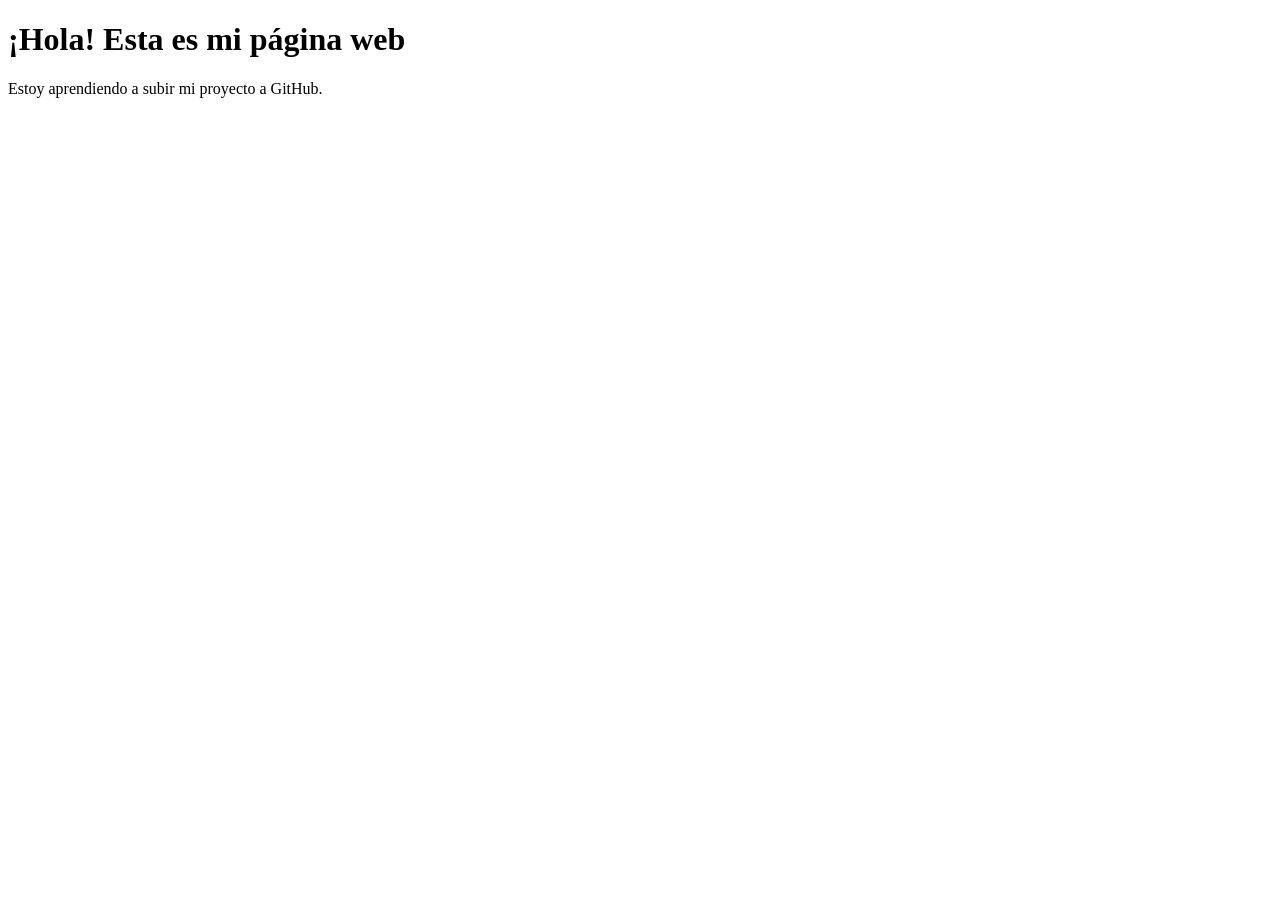
<file: Index.html>
<!DOCTYPE html>
<html>
<head>
    <title>Mi primera página</title>
</head>
<body>
    <h1>¡Hola! Esta es mi página web</h1>
    <p>Estoy aprendiendo a subir mi proyecto a GitHub.</p>
</body>
</html>
</file>
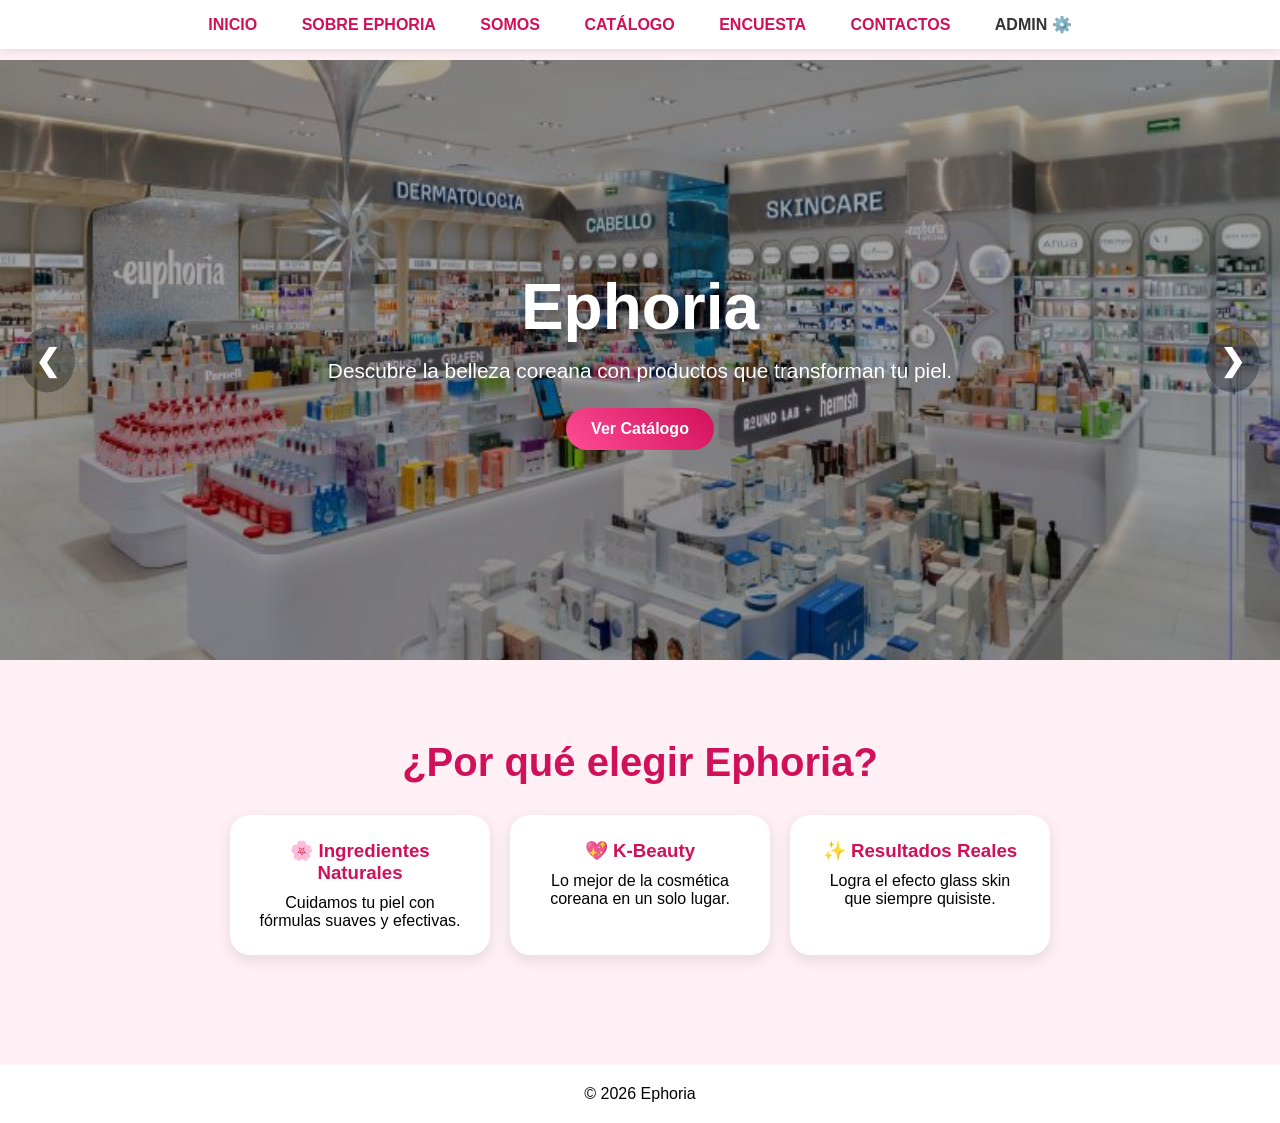
<file: index.html>
<!DOCTYPE html>
<html lang="es">
<head>
    <meta charset="UTF-8">
    <meta name="viewport" content="width=device-width, initial-scale=1.0">
    <title>Ephoria - Inicio</title>

    <style>

        :root {
            --rosa-principal: #ff4d94;
            --rosa-claro: #fff0f5;
            --rosa-acento: #d1105a;
        }

        * {
            margin: 0;
            padding: 0;
            box-sizing: border-box;
            font-family: 'Segoe UI', sans-serif;
        }

        body {
            background: var(--rosa-claro);
            overflow-x: hidden;
        }

        /* NAV */

        nav {
            background: white;
            padding: 15px;
            text-align: center;
            position: fixed;
            width: 100%;
            top: 0;
            box-shadow: 0 2px 10px rgba(0,0,0,0.1);
            z-index: 1000;
        }

        nav a {
            margin: 0 20px;
            text-decoration: none;
            color: var(--rosa-acento);
            font-weight: bold;
            text-transform: uppercase;
            transition: 0.3s;
        }

        nav a:hover {
            color: var(--rosa-principal);
        }

        /* SLIDER */

        .slider {
            position: relative;
            width: 100%;
            height: 600px;
            overflow: hidden;
            margin-top: 60px;
        }

        .slides {
            display: none;
            width: 100%;
            height: 600px;
            position: relative;
        }

        .slides img {
            width: 100%;
            height: 100%;
            object-fit: cover;
            filter: brightness(0.65);
        }

        /* TEXTO DEL SLIDER */

        .contenido-slider {
            position: absolute;
            top: 50%;
            left: 50%;
            transform: translate(-50%, -50%);
            text-align: center;
            color: white;
            width: 90%;
        }

        .contenido-slider h1 {
            font-size: 4rem;
            text-shadow: 2px 2px 10px rgba(0,0,0,0.4);
        }

        .contenido-slider p {
            font-size: 1.3rem;
            margin-top: 15px;
        }

        /* BOTÓN */

        .btn {
            display: inline-block;
            margin-top: 25px;
            padding: 12px 25px;
            background: linear-gradient(45deg,var(--rosa-principal),var(--rosa-acento));
            color: white;
            border-radius: 30px;
            text-decoration: none;
            font-weight: bold;
            transition: 0.3s;
        }

        .btn:hover {
            transform: scale(1.08);
        }

        /* FLECHAS */

        .prev,
        .next {
            cursor: pointer;
            position: absolute;
            top: 50%;
            transform: translateY(-50%);
            padding: 15px;
            color: white;
            font-size: 30px;
            font-weight: bold;
            background: rgba(0,0,0,0.3);
            border-radius: 50%;
            transition: 0.3s;
            user-select: none;
        }

        .prev:hover,
        .next:hover {
            background: rgba(255,77,148,0.8);
        }

        .prev {
            left: 20px;
        }

        .next {
            right: 20px;
        }

        /* ANIMACIÓN */

        .fade {
            animation: fade 1s;
        }

        @keyframes fade {
            from {
                opacity: 0.5;
            }
            to {
                opacity: 1;
            }
        }

        /* INFO */

        .info {
            padding: 80px 10%;
            text-align: center;
        }

        .info h2 {
            color: var(--rosa-acento);
            margin-bottom: 20px;
            font-size: 2.5rem;
        }

        .cards {
            display: flex;
            gap: 20px;
            justify-content: center;
            flex-wrap: wrap;
            margin-top: 30px;
        }

        .card {
            background: white;
            padding: 25px;
            border-radius: 20px;
            width: 260px;
            box-shadow: 0 5px 15px rgba(0,0,0,0.1);
            transition: 0.3s;
        }

        .card:hover {
            transform: translateY(-8px);
        }

        .card h3 {
            color: var(--rosa-acento);
            margin-bottom: 10px;
        }

        /* FOOTER */

        footer {
            background: white;
            padding: 20px;
            text-align: center;
            margin-top: 30px;
        }

        /* RESPONSIVE */

        @media(max-width:768px){

            nav a{
                margin:0 8px;
                font-size:12px;
            }

            .contenido-slider h1{
                font-size:2.5rem;
            }

            .contenido-slider p{
                font-size:1rem;
            }

            .slider,
            .slides{
                height:500px;
            }

        }

    </style>

</head>

<body>

    <nav>
        <a href="/paginas/Ephoria.html">Inicio</a>
        <a href="/videos/video.html">Sobre Ephoria</a>
        <a href="/paginas/somose.html">Somos</a>
        <a href="/paginas/cuadro.html">Catálogo</a>
        <a href="/paginas/encuesta.html">Encuesta</a>
        <a href="/paginas/index2.html">Contactos</a>
        <a href="/paginas/login.html" style="color: #333;">Admin ⚙️</a>
    </nav>

    <section class="slider">

        <div class="slides fade">

            <img src="../img/pagWeb.jpg">

            <div class="contenido-slider">

                <h1>Ephoria</h1>

                <p>
                    Descubre la belleza coreana con productos
                    que transforman tu piel.
                </p>

                <a href="cuadro.html" class="btn">
                    Ver Catálogo
                </a>

            </div>

        </div>

        <div class="slides fade">

            <img src="../img/banner2.jpg">

            <div class="contenido-slider">

                <h1>Glass Skin</h1>

                <p>
                    Consigue una piel radiante con skincare coreano.
                </p>

                <a href="cuadro.html" class="btn">
                    Explorar
                </a>

            </div>

        </div>

        <div class="slides fade">

            <img src="../img/banner3.jpg">

            <div class="contenido-slider">

                <h1>K-Beauty</h1>

                <p>
                    Los mejores productos de belleza en un solo lugar.
                </p>

                <a href="cuadro.html" class="btn">
                    Comprar
                </a>

            </div>

        </div>

        <a class="prev" onclick="cambiarSlide(-1)">❮</a>
        <a class="next" onclick="cambiarSlide(1)">❯</a>

    </section>

    <section class="info">

        <h2>¿Por qué elegir Ephoria?</h2>

        <div class="cards">

            <div class="card">
                <h3>🌸 Ingredientes Naturales</h3>

                <p>
                    Cuidamos tu piel con fórmulas suaves y efectivas.
                </p>
            </div>

            <div class="card">
                <h3>💖 K-Beauty</h3>

                <p>
                    Lo mejor de la cosmética coreana en un solo lugar.
                </p>
            </div>

            <div class="card">
                <h3>✨ Resultados Reales</h3>

                <p>
                    Logra el efecto glass skin que siempre quisiste.
                </p>
            </div>

        </div>

    </section>

    <footer>
        <p>© 2026 Ephoria</p>
    </footer>

    <script>

        let slideIndex = 1;

        mostrarSlides(slideIndex);

        function cambiarSlide(n){

            mostrarSlides(slideIndex += n);

        }

        function mostrarSlides(n){

            let slides =
            document.getElementsByClassName("slides");

            if(n > slides.length){
                slideIndex = 1;
            }

            if(n < 1){
                slideIndex = slides.length;
            }

            for(let i = 0; i < slides.length; i++){

                slides[i].style.display = "none";

            }

            slides[slideIndex - 1].style.display = "block";

        }

    </script>

</body>
</html>
</file>
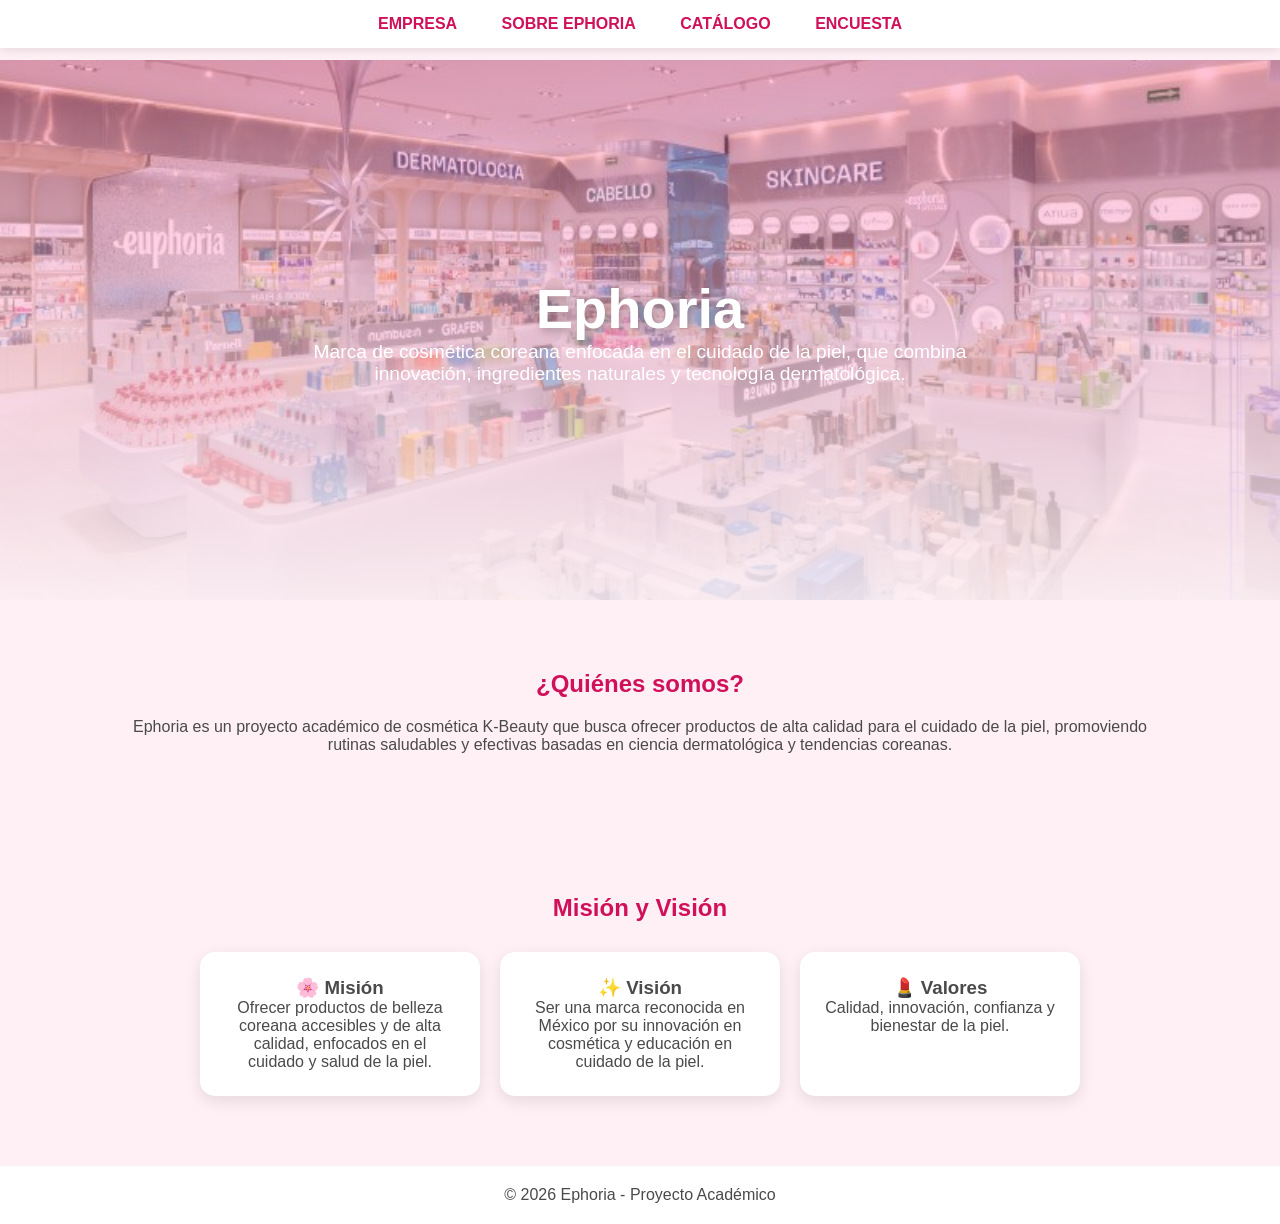
<file: paginas/index.html>
﻿<!DOCTYPE html>
<html lang="es">
<head>
    <meta charset="UTF-8">
    <meta name="viewport" content="width=device-width, initial-scale=1.0">
    <title>Ephoria - Sobre la empresa</title>

    <style>
        :root {
            --rosa-principal: #ff4d94;
            --rosa-claro: #fff0f5;
            --rosa-acento: #d1105a;
            --texto: #4a4a4a;
        }

        * {
            margin: 0;
            padding: 0;
            box-sizing: border-box;
            font-family: 'Segoe UI', sans-serif;
        }

        body {
            background: var(--rosa-claro);
            color: var(--texto);
        }

        /* NAV */
        nav {
            background: white;
            padding: 15px;
            text-align: center;
            position: fixed;
            width: 100%;
            top: 0;
            z-index: 1000;
            box-shadow: 0 2px 10px rgba(0,0,0,0.1);
        }

            nav a {
                margin: 0 20px;
                text-decoration: none;
                color: var(--rosa-acento);
                font-weight: bold;
                text-transform: uppercase;
            }

                nav a:hover {
                    color: var(--rosa-principal);
                }

        /* HERO */
        .hero {
            height: 60vh;
            background: linear-gradient(rgba(255,77,148,0.35), rgba(255,240,245,0.9)), url('../img/pagWeb.jpg');
            background-size: cover;
            background-position: center;
            display: flex;
            flex-direction: column;
            justify-content: center;
            align-items: center;
            text-align: center;
            margin-top: 60px;
            padding: 20px;
        }

            .hero h1 {
                font-size: 3.5rem;
                color: white;
                text-shadow: 2px 2px 10px rgba(0,0,0,0.3);
            }

            .hero p {
                color: white;
                max-width: 700px;
                font-size: 1.2rem;
            }

        /* SECCIONES */
        section {
            padding: 70px 10%;
            text-align: center;
        }

        h2 {
            color: var(--rosa-acento);
            margin-bottom: 20px;
        }

        /* CARDS */
        .cards {
            display: flex;
            justify-content: center;
            flex-wrap: wrap;
            gap: 20px;
            margin-top: 30px;
        }

        .card {
            background: white;
            padding: 25px;
            border-radius: 15px;
            width: 280px;
            box-shadow: 0 5px 15px rgba(0,0,0,0.1);
        }

        /* FOOTER */
        footer {
            background: white;
            text-align: center;
            padding: 20px;
        }
    </style>

</head>

<body>

    <!-- MENÚ -->
    <nav>
        <a href="index.html">Empresa</a>
        <a href="video.html">Sobre Ephoria</a>
        <a href="cuadro.html">Catálogo</a>
        <a href="encuesta.html">Encuesta</a>
    </nav>

    <!-- HERO EMPRESA -->
    <section class="hero">
        <h1>Ephoria</h1>
        <p>
            Marca de cosmética coreana enfocada en el cuidado de la piel,
            que combina innovación, ingredientes naturales y tecnología dermatológica.
        </p>
    </section>

    <!-- QUIÉNES SOMOS -->
    <section>
        <h2>¿Quiénes somos?</h2>
        <p>
            Ephoria es un proyecto académico de cosmética K-Beauty que busca ofrecer productos
            de alta calidad para el cuidado de la piel, promoviendo rutinas saludables y efectivas
            basadas en ciencia dermatológica y tendencias coreanas.
        </p>
    </section>

    <!-- MISIÓN Y VISIÓN -->
    <section>
        <h2>Misión y Visión</h2>

        <div class="cards">
            <div class="card">
                <h3>🌸 Misión</h3>
                <p>
                    Ofrecer productos de belleza coreana accesibles y de alta calidad,
                    enfocados en el cuidado y salud de la piel.
                </p>
            </div>

            <div class="card">
                <h3>✨ Visión</h3>
                <p>
                    Ser una marca reconocida en México por su innovación en cosmética
                    y educación en cuidado de la piel.
                </p>
            </div>

            <div class="card">
                <h3>💄 Valores</h3>
                <p>
                    Calidad, innovación, confianza y bienestar de la piel.
                </p>
            </div>
        </div>
    </section>

    <!-- FOOTER -->
    <footer>
        <p>© 2026 Ephoria - Proyecto Académico</p>
    </footer>

</body>
</html>
</file>
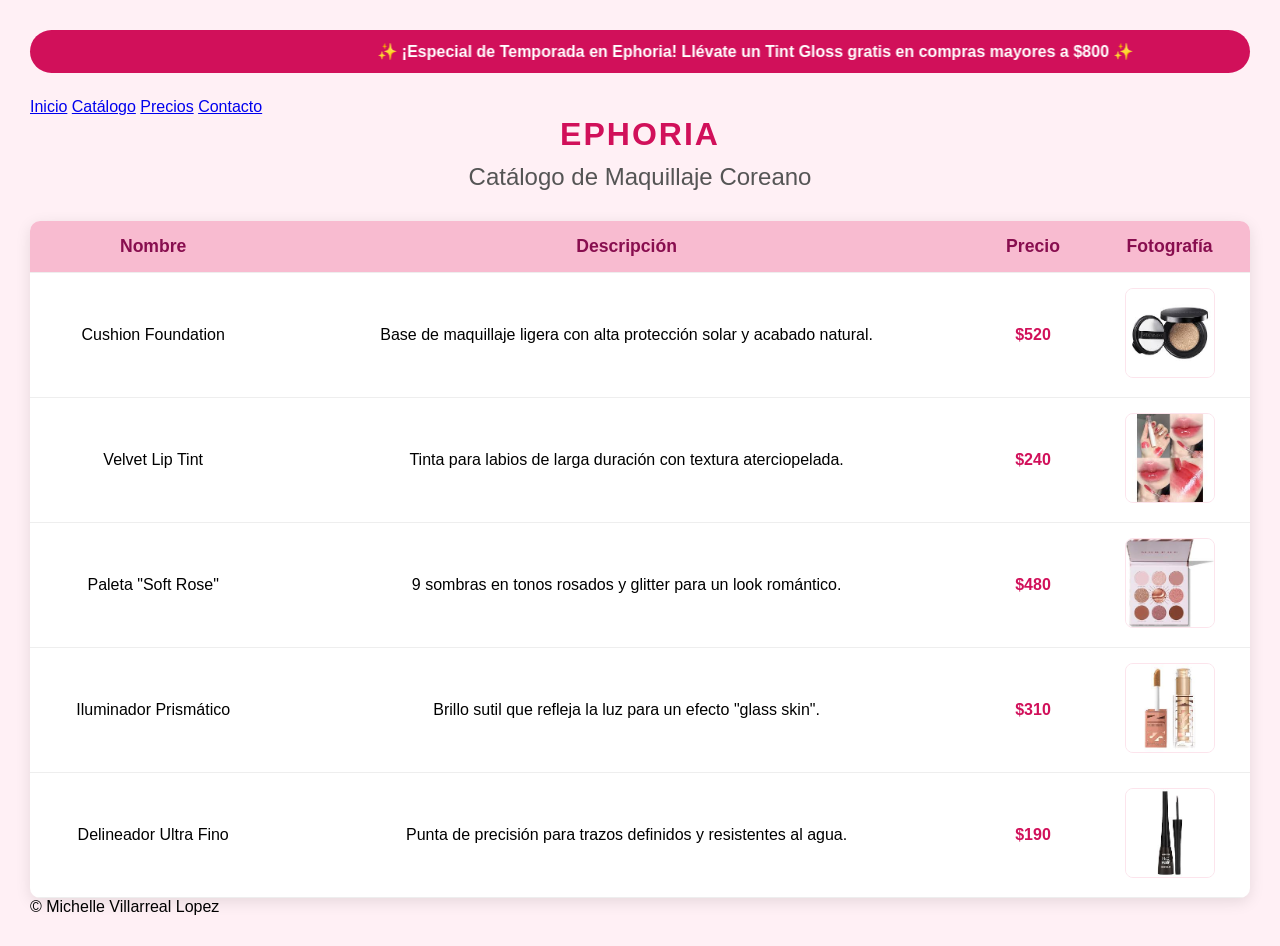
<file: paginas/cuadro.html>
﻿<!DOCTYPE html>
<html lang="es">
<head>
    <meta charset="UTF-8">
    <title>Ephoria - Catálogo de Maquillaje</title>
    <style>
        /* ETIQUETA UNIVERSAL (*)
           Se aplica a todos los elementos para eliminar espacios por defecto
           y definir la tipografía general de la página.
        */
        * {
            margin: 0;
            padding: 0;
            box-sizing: border-box;
            font-family: 'Segoe UI', Tahoma, Geneva, Verdana, sans-serif;
        }

        body {
            background-color: #fff0f5; /* Un tono rosa muy claro para la estética de Ephoria */
            padding: 30px;
        }

        h1 {
            text-align: center;
            color: #d1105a;
            margin-bottom: 10px;
            text-transform: uppercase;
            letter-spacing: 2px;
        }

        h2 {
            text-align: center;
            color: #555;
            font-weight: 300;
            margin-bottom: 30px;
        }

        /* ESTILO DE LA MARQUESINA (ANUNCIO DE OFERTA)
           Se coloca al inicio para resaltar una promoción especial.
        */
        marquee {
            background-color: #d1105a;
            color: white;
            padding: 12px;
            font-weight: bold;
            border-radius: 50px; /* Bordes redondeados para un look más suave */
            margin-bottom: 25px;
            display: block;
        }

        /* ESTILO DE LA TABLA DE PRODUCTOS
           Configuración de bordes, alineación y colores.
        */
        table {
            width: 100%;
            border-collapse: collapse; /* Une los bordes de las celdas */
            background-color: #ffffff;
            overflow: hidden;
            border-radius: 10px;
            box-shadow: 0 4px 15px rgba(0,0,0,0.1);
        }

        /* Estilos para encabezados y celdas */
        th, td {
            padding: 15px;
            text-align: center;
            border-bottom: 1px solid #eee;
        }

        /* Estilo para los títulos de las columnas */
        th {
            background-color: #f8bbd0;
            color: #880e4f;
            font-size: 1.1em;
        }

        /* Estilo para las imágenes del catálogo de maquillaje */
        .foto-producto {
            width: 90px;
            height: 90px;
            object-fit: cover;
            border-radius: 8px;
            border: 1px solid #fce4ec;
        }

        /* Regla para resaltar filas al pasar el mouse (hover) */
        tr:hover {
            background-color: #fff9fb;
        }

        /* Estilo para los precios */
        .precio {
            font-weight: bold;
            color: #d1105a;
        }
    </style>
</head>
<body>

    <marquee behavior="alternate" scrollamount="8">
        ✨ ¡Especial de Temporada en Ephoria! Llévate un Tint Gloss gratis en compras mayores a $800 ✨
    </marquee>

    <nav>
        <a href="#">Inicio</a>
        <a href="#">Catálogo</a>
        <a href="#">Precios</a>
        <a href="#">Contacto</a>
    </nav>

    <h1>Ephoria</h1>
    <h2>Catálogo de Maquillaje Coreano</h2>

    <table>
        <thead>
            <tr>
                <th>Nombre</th>
                <th>Descripción</th>
                <th>Precio</th>
                <th>Fotografía</th>
            </tr>
        </thead>
        <tbody>
            <tr>
                <td>Cushion Foundation</td>
                <td>Base de maquillaje ligera con alta protección solar y acabado natural.</td>
                <td class="precio">$520</td>
                <td><img src="../img/Cushion Foundation.jpg" alt="Cushion" class="foto-producto"></td>
            </tr>
            <tr>
                <td>Velvet Lip Tint</td>
                <td>Tinta para labios de larga duración con textura aterciopelada.</td>
                <td class="precio">$240</td>
                <td><img src="../img/Lip Tint.jpg" alt="Lip Tint" class="foto-producto"></td>
            </tr>
            <tr>
                <td>Paleta "Soft Rose"</td>
                <td>9 sombras en tonos rosados y glitter para un look romántico.</td>
                <td class="precio">$480</td>
                <td><img src="../img/Palette.jpg" alt="Palette" class="foto-producto"></td>
            </tr>
            <tr>
                <td>Iluminador Prismático</td>
                <td>Brillo sutil que refleja la luz para un efecto "glass skin".</td>
                <td class="precio">$310</td>
                <td><img src="../img/iluminador.jpg" alt="Glow" class="foto-producto"></td>
            </tr>
            <tr>
                <td>Delineador Ultra Fino</td>
                <td>Punta de precisión para trazos definidos y resistentes al agua.</td>
                <td class="precio">$190</td>
                <td><img src="../img/delineador.jpg" alt="Eyeliner" class="foto-producto"></td>
            </tr>
        </tbody>
    </table>

    <footer>
        <p>
            &copy; Michelle Villarreal Lopez
        </p>
    </footer>
</body>
</html>
</file>
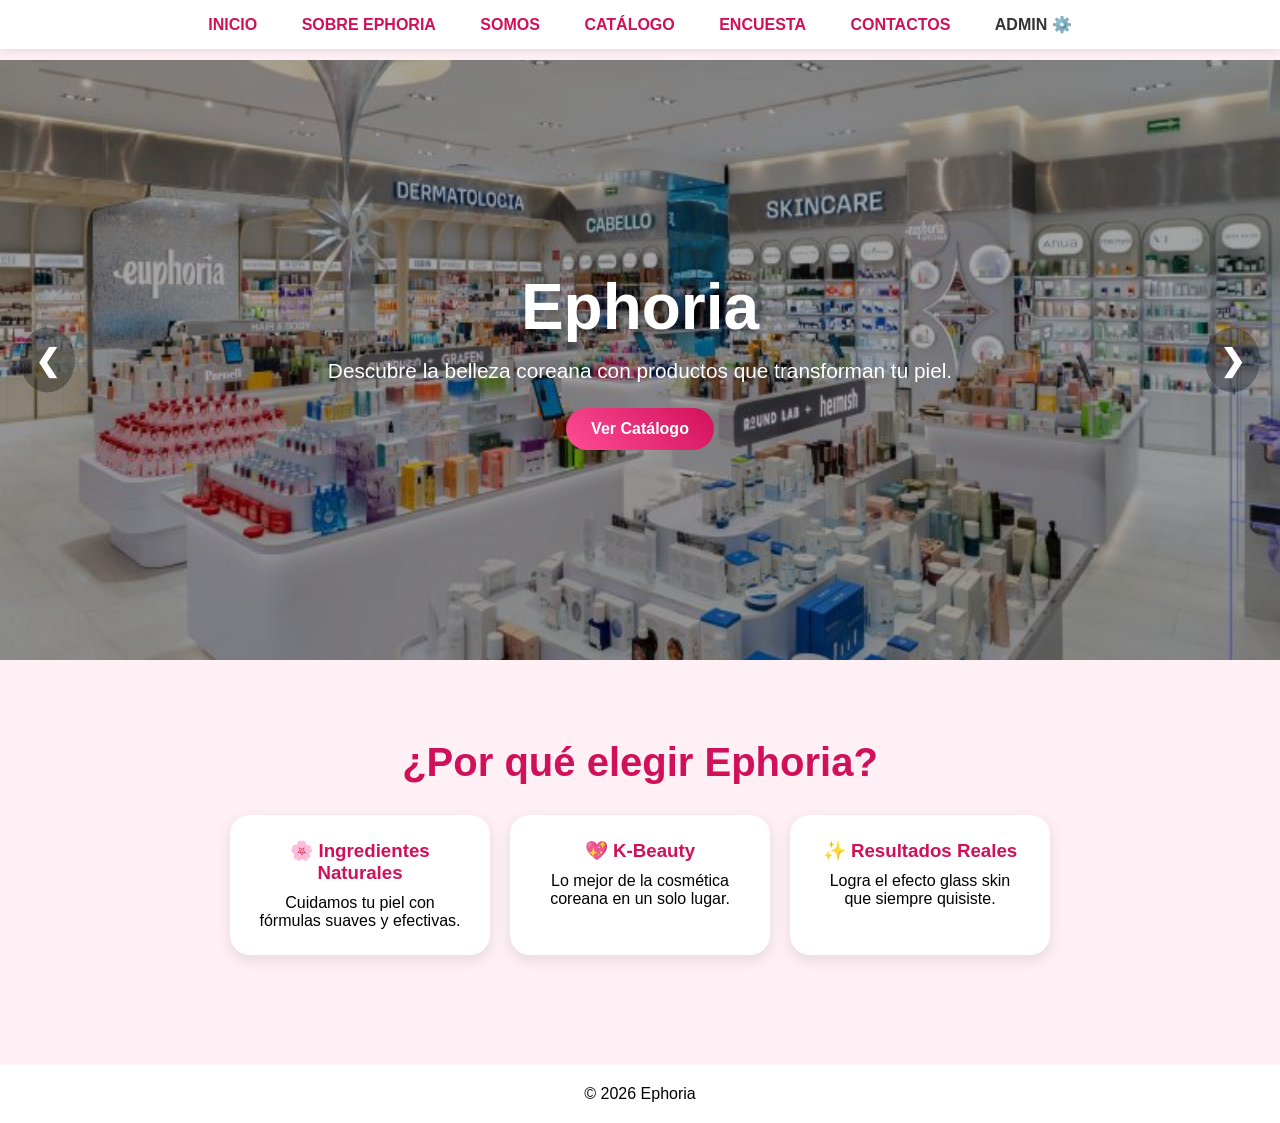
<file: paginas/Ephoria.html>
﻿<!DOCTYPE html>
<html lang="es">
<head>
    <meta charset="UTF-8">
    <meta name="viewport" content="width=device-width, initial-scale=1.0">
    <title>Ephoria - Inicio</title>

    <style>

        :root {
            --rosa-principal: #ff4d94;
            --rosa-claro: #fff0f5;
            --rosa-acento: #d1105a;
        }

        * {
            margin: 0;
            padding: 0;
            box-sizing: border-box;
            font-family: 'Segoe UI', sans-serif;
        }

        body {
            background: var(--rosa-claro);
            overflow-x: hidden;
        }

        /* NAV */

        nav {
            background: white;
            padding: 15px;
            text-align: center;
            position: fixed;
            width: 100%;
            top: 0;
            box-shadow: 0 2px 10px rgba(0,0,0,0.1);
            z-index: 1000;
        }

        nav a {
            margin: 0 20px;
            text-decoration: none;
            color: var(--rosa-acento);
            font-weight: bold;
            text-transform: uppercase;
            transition: 0.3s;
        }

        nav a:hover {
            color: var(--rosa-principal);
        }

        /* SLIDER */

        .slider {
            position: relative;
            width: 100%;
            height: 600px;
            overflow: hidden;
            margin-top: 60px;
        }

        .slides {
            display: none;
            width: 100%;
            height: 600px;
            position: relative;
        }

        .slides img {
            width: 100%;
            height: 100%;
            object-fit: cover;
            filter: brightness(0.65);
        }

        /* TEXTO DEL SLIDER */

        .contenido-slider {
            position: absolute;
            top: 50%;
            left: 50%;
            transform: translate(-50%, -50%);
            text-align: center;
            color: white;
            width: 90%;
        }

        .contenido-slider h1 {
            font-size: 4rem;
            text-shadow: 2px 2px 10px rgba(0,0,0,0.4);
        }

        .contenido-slider p {
            font-size: 1.3rem;
            margin-top: 15px;
        }

        /* BOTÓN */

        .btn {
            display: inline-block;
            margin-top: 25px;
            padding: 12px 25px;
            background: linear-gradient(45deg,var(--rosa-principal),var(--rosa-acento));
            color: white;
            border-radius: 30px;
            text-decoration: none;
            font-weight: bold;
            transition: 0.3s;
        }

        .btn:hover {
            transform: scale(1.08);
        }

        /* FLECHAS */

        .prev,
        .next {
            cursor: pointer;
            position: absolute;
            top: 50%;
            transform: translateY(-50%);
            padding: 15px;
            color: white;
            font-size: 30px;
            font-weight: bold;
            background: rgba(0,0,0,0.3);
            border-radius: 50%;
            transition: 0.3s;
            user-select: none;
        }

        .prev:hover,
        .next:hover {
            background: rgba(255,77,148,0.8);
        }

        .prev {
            left: 20px;
        }

        .next {
            right: 20px;
        }

        /* ANIMACIÓN */

        .fade {
            animation: fade 1s;
        }

        @keyframes fade {
            from {
                opacity: 0.5;
            }
            to {
                opacity: 1;
            }
        }

        /* INFO */

        .info {
            padding: 80px 10%;
            text-align: center;
        }

        .info h2 {
            color: var(--rosa-acento);
            margin-bottom: 20px;
            font-size: 2.5rem;
        }

        .cards {
            display: flex;
            gap: 20px;
            justify-content: center;
            flex-wrap: wrap;
            margin-top: 30px;
        }

        .card {
            background: white;
            padding: 25px;
            border-radius: 20px;
            width: 260px;
            box-shadow: 0 5px 15px rgba(0,0,0,0.1);
            transition: 0.3s;
        }

        .card:hover {
            transform: translateY(-8px);
        }

        .card h3 {
            color: var(--rosa-acento);
            margin-bottom: 10px;
        }

        /* FOOTER */

        footer {
            background: white;
            padding: 20px;
            text-align: center;
            margin-top: 30px;
        }

        /* RESPONSIVE */

        @media(max-width:768px){

            nav a{
                margin:0 8px;
                font-size:12px;
            }

            .contenido-slider h1{
                font-size:2.5rem;
            }

            .contenido-slider p{
                font-size:1rem;
            }

            .slider,
            .slides{
                height:500px;
            }

        }

    </style>

</head>

<body>

    <nav>
        <a href="Ephoria.html">Inicio</a>
        <a href="video.html">Sobre Ephoria</a>
        <a href="somose.html">Somos</a>
        <a href="cuadro.html">Catálogo</a>
        <a href="encuesta.html">Encuesta</a>
        <a href="index2.html">Contactos</a>
        <a href="login.html" style="color: #333;">Admin ⚙️</a>
    </nav>

    <section class="slider">

        <div class="slides fade">

            <img src="../img/pagWeb.jpg">

            <div class="contenido-slider">

                <h1>Ephoria</h1>

                <p>
                    Descubre la belleza coreana con productos
                    que transforman tu piel.
                </p>

                <a href="cuadro.html" class="btn">
                    Ver Catálogo
                </a>

            </div>

        </div>

        <div class="slides fade">

            <img src="../img/banner2.jpg">

            <div class="contenido-slider">

                <h1>Glass Skin</h1>

                <p>
                    Consigue una piel radiante con skincare coreano.
                </p>

                <a href="cuadro.html" class="btn">
                    Explorar
                </a>

            </div>

        </div>

        <div class="slides fade">

            <img src="../img/banner3.jpg">

            <div class="contenido-slider">

                <h1>K-Beauty</h1>

                <p>
                    Los mejores productos de belleza en un solo lugar.
                </p>

                <a href="cuadro.html" class="btn">
                    Comprar
                </a>

            </div>

        </div>

        <a class="prev" onclick="cambiarSlide(-1)">❮</a>
        <a class="next" onclick="cambiarSlide(1)">❯</a>

    </section>

    <section class="info">

        <h2>¿Por qué elegir Ephoria?</h2>

        <div class="cards">

            <div class="card">
                <h3>🌸 Ingredientes Naturales</h3>

                <p>
                    Cuidamos tu piel con fórmulas suaves y efectivas.
                </p>
            </div>

            <div class="card">
                <h3>💖 K-Beauty</h3>

                <p>
                    Lo mejor de la cosmética coreana en un solo lugar.
                </p>
            </div>

            <div class="card">
                <h3>✨ Resultados Reales</h3>

                <p>
                    Logra el efecto glass skin que siempre quisiste.
                </p>
            </div>

        </div>

    </section>

    <footer>
        <p>© 2026 Ephoria</p>
    </footer>

    <script>

        let slideIndex = 1;

        mostrarSlides(slideIndex);

        function cambiarSlide(n){

            mostrarSlides(slideIndex += n);

        }

        function mostrarSlides(n){

            let slides =
            document.getElementsByClassName("slides");

            if(n > slides.length){
                slideIndex = 1;
            }

            if(n < 1){
                slideIndex = slides.length;
            }

            for(let i = 0; i < slides.length; i++){

                slides[i].style.display = "none";

            }

            slides[slideIndex - 1].style.display = "block";

        }

    </script>

</body>
</html>
</file>
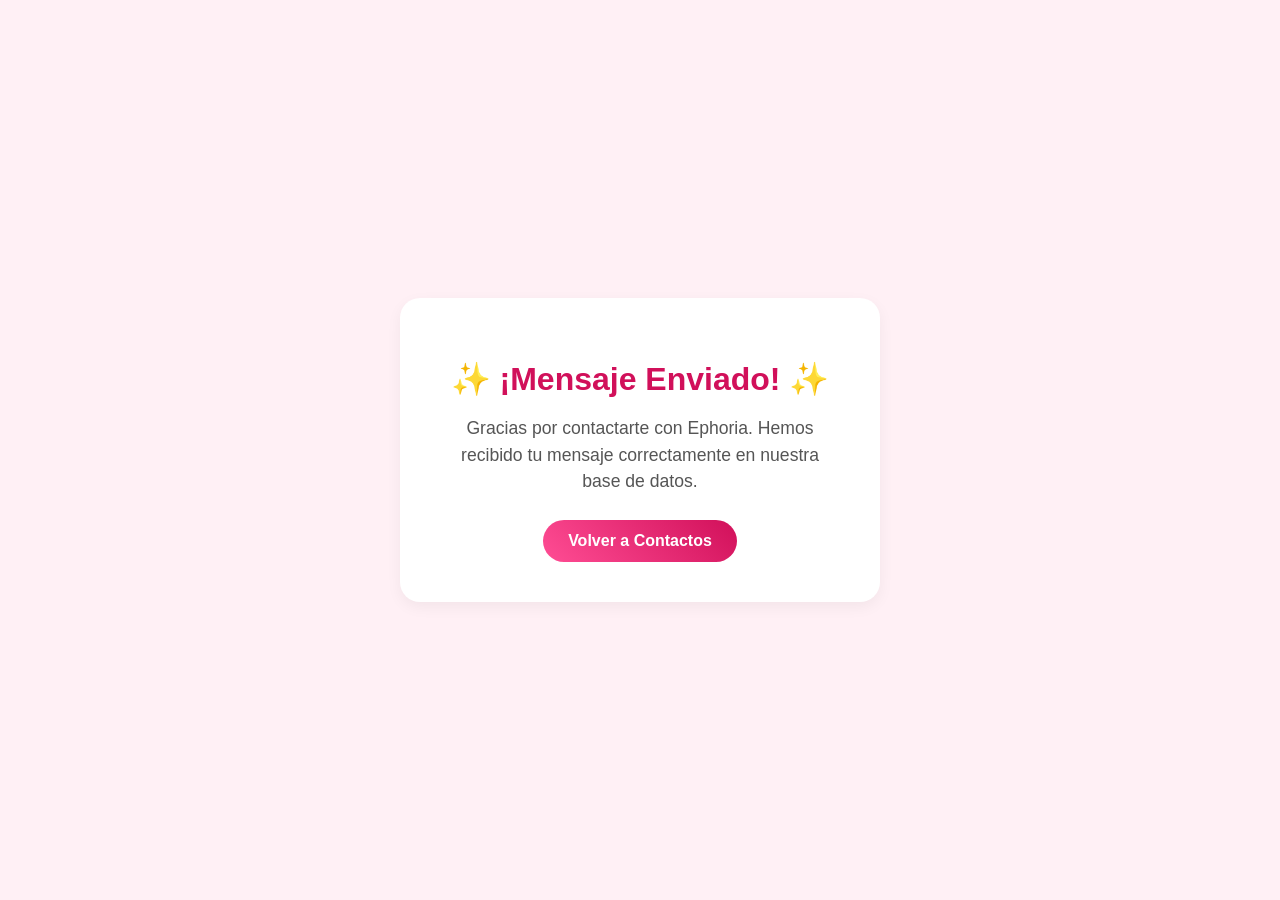
<file: paginas/gracias.html>
<!DOCTYPE html>
<html lang="es">
<head>
    <meta charset="UTF-8">
    <meta name="viewport" content="width=device-width, initial-scale=1.0">
    <title>Ephoria - ¡Gracias!</title>
    <style>
        body {
            background-color: #fff0f5;
            font-family: 'Segoe UI', sans-serif;
            display: flex;
            justify-content: center;
            align-items: center;
            height: 100vh;
            margin: 0;
        }
        .mensaje-exito {
            background: white;
            padding: 40px;
            border-radius: 20px;
            text-align: center;
            box-shadow: 0 5px 15px rgba(0,0,0,0.05);
            max-width: 400px;
        }
        h1 {
            color: #d1105a;
            margin-bottom: 15px;
        }
        p {
            color: #555;
            font-size: 1.1rem;
            line-height: 1.5;
            margin-bottom: 25px;
        }
        .btn-volver {
            display: inline-block;
            padding: 12px 25px;
            background: linear-gradient(45deg, #ff4d94, #d1105a);
            color: white;
            border-radius: 30px;
            text-decoration: none;
            font-weight: bold;
            transition: 0.3s;
        }
        .btn-volver:hover {
            transform: scale(1.05);
        }
    </style>
</head>
<body>

    <div class="mensaje-exito">
        <h1>✨ ¡Mensaje Enviado! ✨</h1>
        <p>Gracias por contactarte con Ephoria. Hemos recibido tu mensaje correctamente en nuestra base de datos.</p>
        <a href="index2.html" class="btn-volver">Volver a Contactos</a>
    </div>

</body>
</html>
</file>
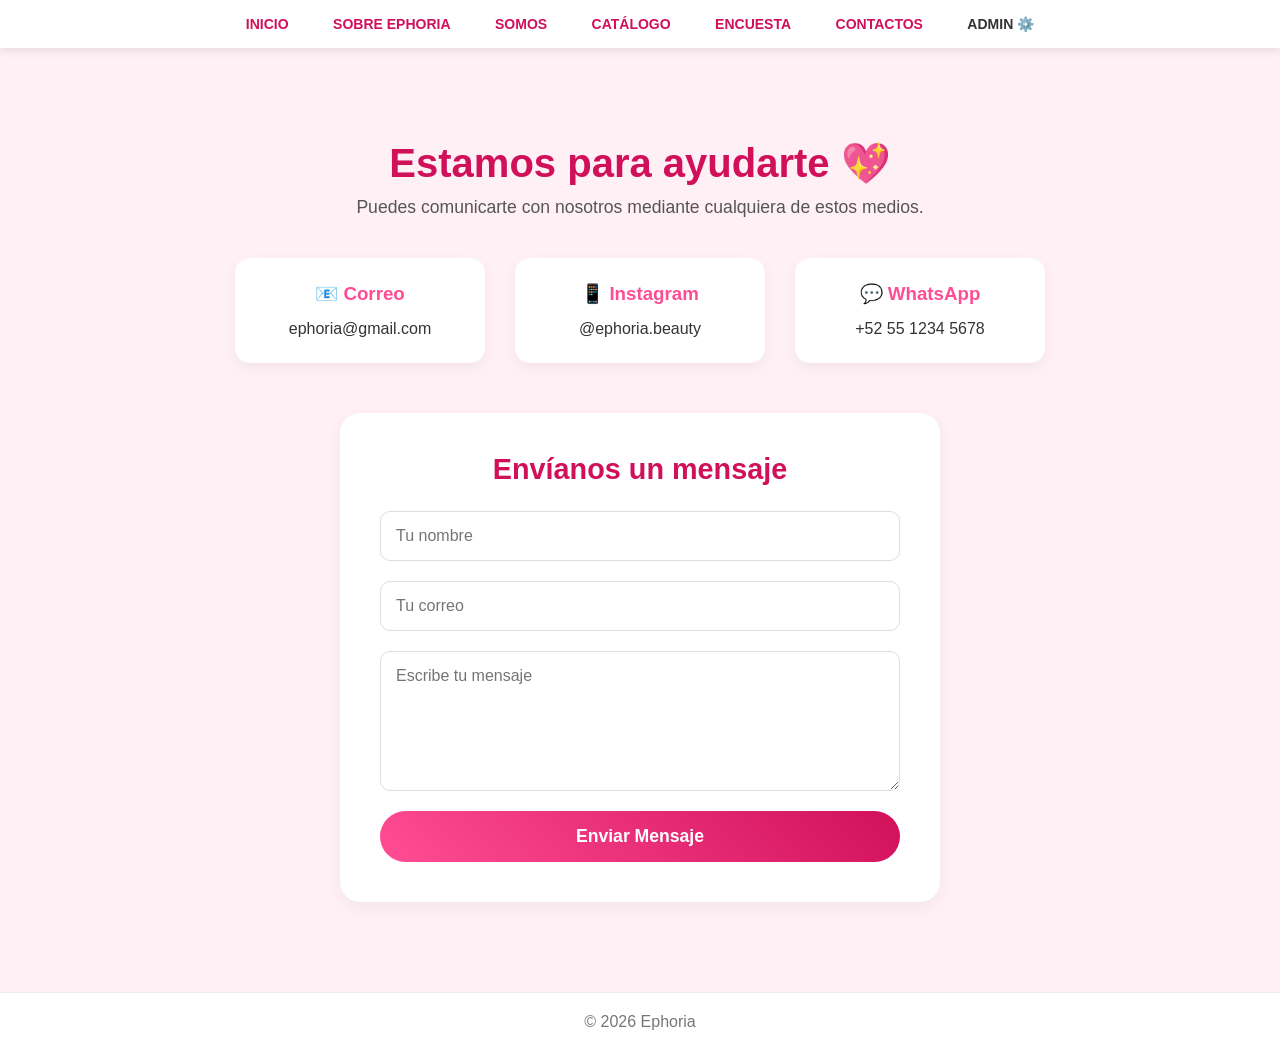
<file: paginas/index2.html>
<!DOCTYPE html>
<html lang="es">
<head>
    <meta charset="UTF-8">
    <meta name="viewport" content="width=device-width, initial-scale=1.0">
    <title>Ephoria - Contactos</title>
    <style>
        :root {
            --rosa-principal: #ff4d94;
            --rosa-claro: #fff0f5;
            --rosa-acento: #d1105a;
        }

        * {
            margin: 0;
            padding: 0;
            box-sizing: border-box;
            font-family: 'Segoe UI', sans-serif;
        }

        body {
            background: var(--rosa-claro);
            overflow-x: hidden;
        }

        /* NAV */
        nav {
            background: white;
            padding: 15px;
            text-align: center;
            position: fixed;
            width: 100%;
            top: 0;
            z-index: 1000;
            box-shadow: 0 2px 10px rgba(0,0,0,0.1);
        }

        nav a {
            margin: 0 20px;
            text-decoration: none;
            color: var(--rosa-acento);
            font-weight: bold;
            text-transform: uppercase;
            font-size: 14px;
            transition: 0.3s;
        }

        nav a:hover {
            color: var(--rosa-principal);
        }

        /* SECCIÓN CONTACTOS */
        .contactos {
            margin-top: 100px;
            padding: 40px 20px;
            text-align: center;
        }

        .contactos h2 {
            color: var(--rosa-acento);
            font-size: 2.5rem;
            margin-bottom: 10px;
        }

        .contactos p {
            color: #555;
            font-size: 1.1rem;
            margin-bottom: 40px;
        }

        .contenedor-contactos {
            display: flex;
            justify-content: center;
            gap: 30px;
            flex-wrap: wrap;
            margin-bottom: 50px;
        }

        .contenedor-contactos .card {
            background: white;
            padding: 25px;
            border-radius: 15px;
            box-shadow: 0 5px 15px rgba(0,0,0,0.05);
            width: 250px;
            transition: 0.3s;
        }

        .contenedor-contactos .card:hover {
            transform: translateY(-5px);
        }

        .contenedor-contactos .card h3 {
            color: var(--rosa-principal);
            margin-bottom: 15px;
        }

        .contenedor-contactos .card a {
            color: #333;
            text-decoration: none;
            font-weight: 500;
        }

        /* FORMULARIO */
        .formulario {
            background: white;
            max-width: 600px;
            margin: 0 auto 50px auto;
            padding: 40px;
            border-radius: 20px;
            box-shadow: 0 5px 15px rgba(0,0,0,0.05);
        }

        .formulario h2 {
            font-size: 1.8rem;
            margin-bottom: 25px;
        }

        .formulario form {
            display: flex;
            flex-direction: column;
            gap: 20px;
        }

        .formulario input, .formulario textarea {
            width: 100%;
            padding: 15px;
            border: 1px solid #ddd;
            border-radius: 10px;
            outline: none;
            font-size: 1rem;
            transition: 0.3s;
        }

        .formulario input:focus, .formulario textarea:focus {
            border-color: var(--rosa-principal);
            box-shadow: 0 0 5px rgba(255, 77, 148, 0.2);
        }

        .formulario button {
            background: linear-gradient(45deg, var(--rosa-principal), var(--rosa-acento));
            color: white;
            border: none;
            padding: 15px;
            border-radius: 30px;
            font-size: 1.1rem;
            font-weight: bold;
            cursor: pointer;
            transition: 0.3s;
        }

        .formulario button:hover {
            transform: scale(1.02);
        }

        footer {
            background: white;
            padding: 20px;
            text-align: center;
            color: #777;
            border-top: 1px solid #eee;
        }
    </style>
</head>
<body>

    <nav>
        <a href="Ephoria.html">Inicio</a>
        <a href="video.html">Sobre Ephoria</a>
        <a href="somose.html">Somos</a>
        <a href="cuadro.html">Catálogo</a>
        <a href="encuesta.html">Encuesta</a>
        <a href="index2.html">Contactos</a>
        <a href="login.html" style="color: #333;">Admin ⚙️</a>
    </nav>

    <section class="contactos">
        <h2>Estamos para ayudarte 💖</h2>
        <p>Puedes comunicarte con nosotros mediante cualquiera de estos medios.</p>

        <div class="contenedor-contactos">
            <div class="card">
                <h3>📧 Correo</h3>
                <a href="mailto:ephoria@gmail.com">ephoria@gmail.com</a>
            </div>
            <div class="card">
                <h3>📱 Instagram</h3>
                <a href="#">@ephoria.beauty</a>
            </div>
            <div class="card">
                <h3>💬 WhatsApp</h3>
                <a href="#">+52 55 1234 5678</a>
            </div>
        </div>

        <div class="formulario">
            <h2>Envíanos un mensaje</h2>
            <form action="crear.php" method="POST">
                <input type="text" name="nombre" placeholder="Tu nombre" required>
                <input type="email" name="correo" placeholder="Tu correo" required>
                <textarea rows="6" name="mensaje" placeholder="Escribe tu mensaje" required></textarea>
                <button type="submit">Enviar Mensaje</button>
            </form>
        </div>
    </section>

    <footer>
        <p>© 2026 Ephoria</p>
    </footer>

</body>
</html>
</file>
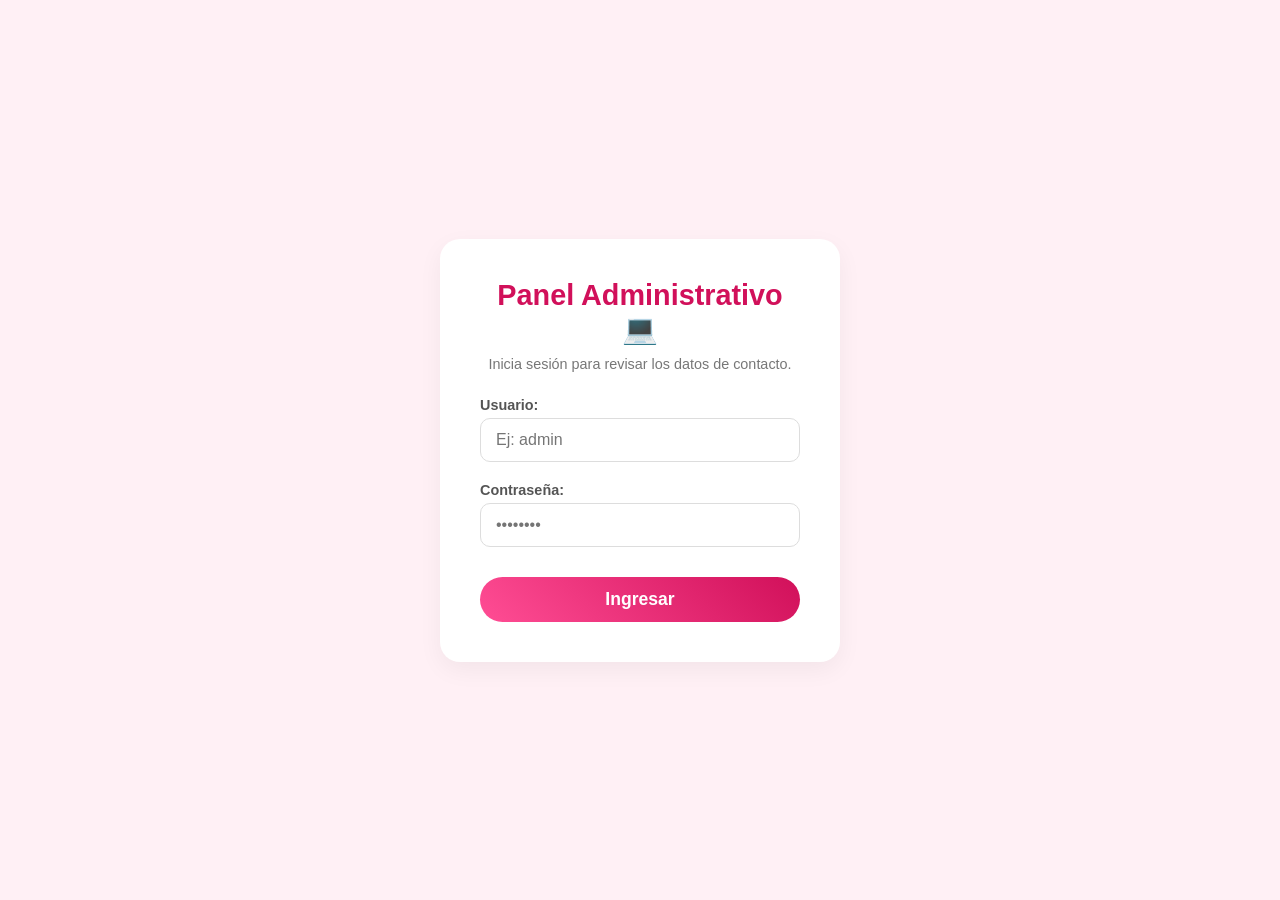
<file: paginas/login.html>
<!DOCTYPE html>
<html lang="es">
<head>
    <meta charset="UTF-8">
    <meta name="viewport" content="width=device-width, initial-scale=1.0">
    <title>Ephoria - Acceso Administrador</title>
    <style>
        :root {
            --rosa-principal: #ff4d94;
            --rosa-claro: #fff0f5;
            --rosa-acento: #d1105a;
        }
        * { margin: 0; padding: 0; box-sizing: border-box; font-family: 'Segoe UI', sans-serif; }
        body {
            background: var(--rosa-claro);
            display: flex;
            justify-content: center;
            align-items: center;
            height: 100vh;
        }
        .contenedor-login {
            background: white;
            padding: 40px;
            border-radius: 20px;
            box-shadow: 0 8px 25px rgba(0,0,0,0.05);
            width: 100%;
            max-width: 400px;
            text-align: center;
        }
        h2 { color: var(--rosa-acento); margin-bottom: 10px; font-size: 1.8rem; }
        p { color: #777; font-size: 0.9rem; margin-bottom: 25px; }
        .input-grupo { margin-bottom: 20px; text-align: left; }
        label { display: block; color: #555; margin-bottom: 5px; font-weight: 600; font-size: 0.9rem; }
        input {
            width: 100%;
            padding: 12px 15px;
            border: 1px solid #ddd;
            border-radius: 10px;
            outline: none;
            font-size: 1rem;
        }
        input:focus { border-color: var(--rosa-principal); }
        button {
            width: 100%;
            background: linear-gradient(45deg, var(--rosa-principal), var(--rosa-acento));
            color: white;
            border: none;
            padding: 12px;
            border-radius: 30px;
            font-size: 1.1rem;
            font-weight: bold;
            cursor: pointer;
            margin-top: 10px;
            transition: 0.3s;
        }
        button:hover { transform: scale(1.02); }
        .error-msg { color: red; font-size: 0.9rem; margin-top: 15px; display: none; }
    </style>
</head>
<body>

    <div class="contenedor-login">
        <h2>Panel Administrativo 💻</h2>
        <p>Inicia sesión para revisar los datos de contacto.</p>
        
        <form id="loginForm">
            <div class="input-grupo">
                <label>Usuario:</label>
                <input type="text" id="usuario" placeholder="Ej: admin" required>
            </div>
            <div class="input-grupo">
                <label>Contraseña:</label>
                <input type="password" id="password" placeholder="••••••••" required>
            </div>
            <button type="submit">Ingresar</button>
            <div class="error-msg" id="error">❌ Usuario o contraseña incorrectos.</div>
        </form>
    </div>

    <script>
        document.getElementById('loginForm').addEventListener('submit', function(e) {
            e.preventDefault();
            
            const user = document.getElementById('usuario').value;
            const pass = document.getElementById('password').value;
            const errorDiv = document.getElementById('error');

            // AQUÍ defines cuál quieres que sea tu usuario y contraseña
            if (user === 'admin' && pass === '12345') {
                // Si es correcto, te manda al panel de la base de datos
                window.location.href = 'admin.php';
            } else {
                // Si es falso, muestra el error en rojo
                errorDiv.style.display = 'block';
            }
        });
    </script>

</body>
</html>
</file>
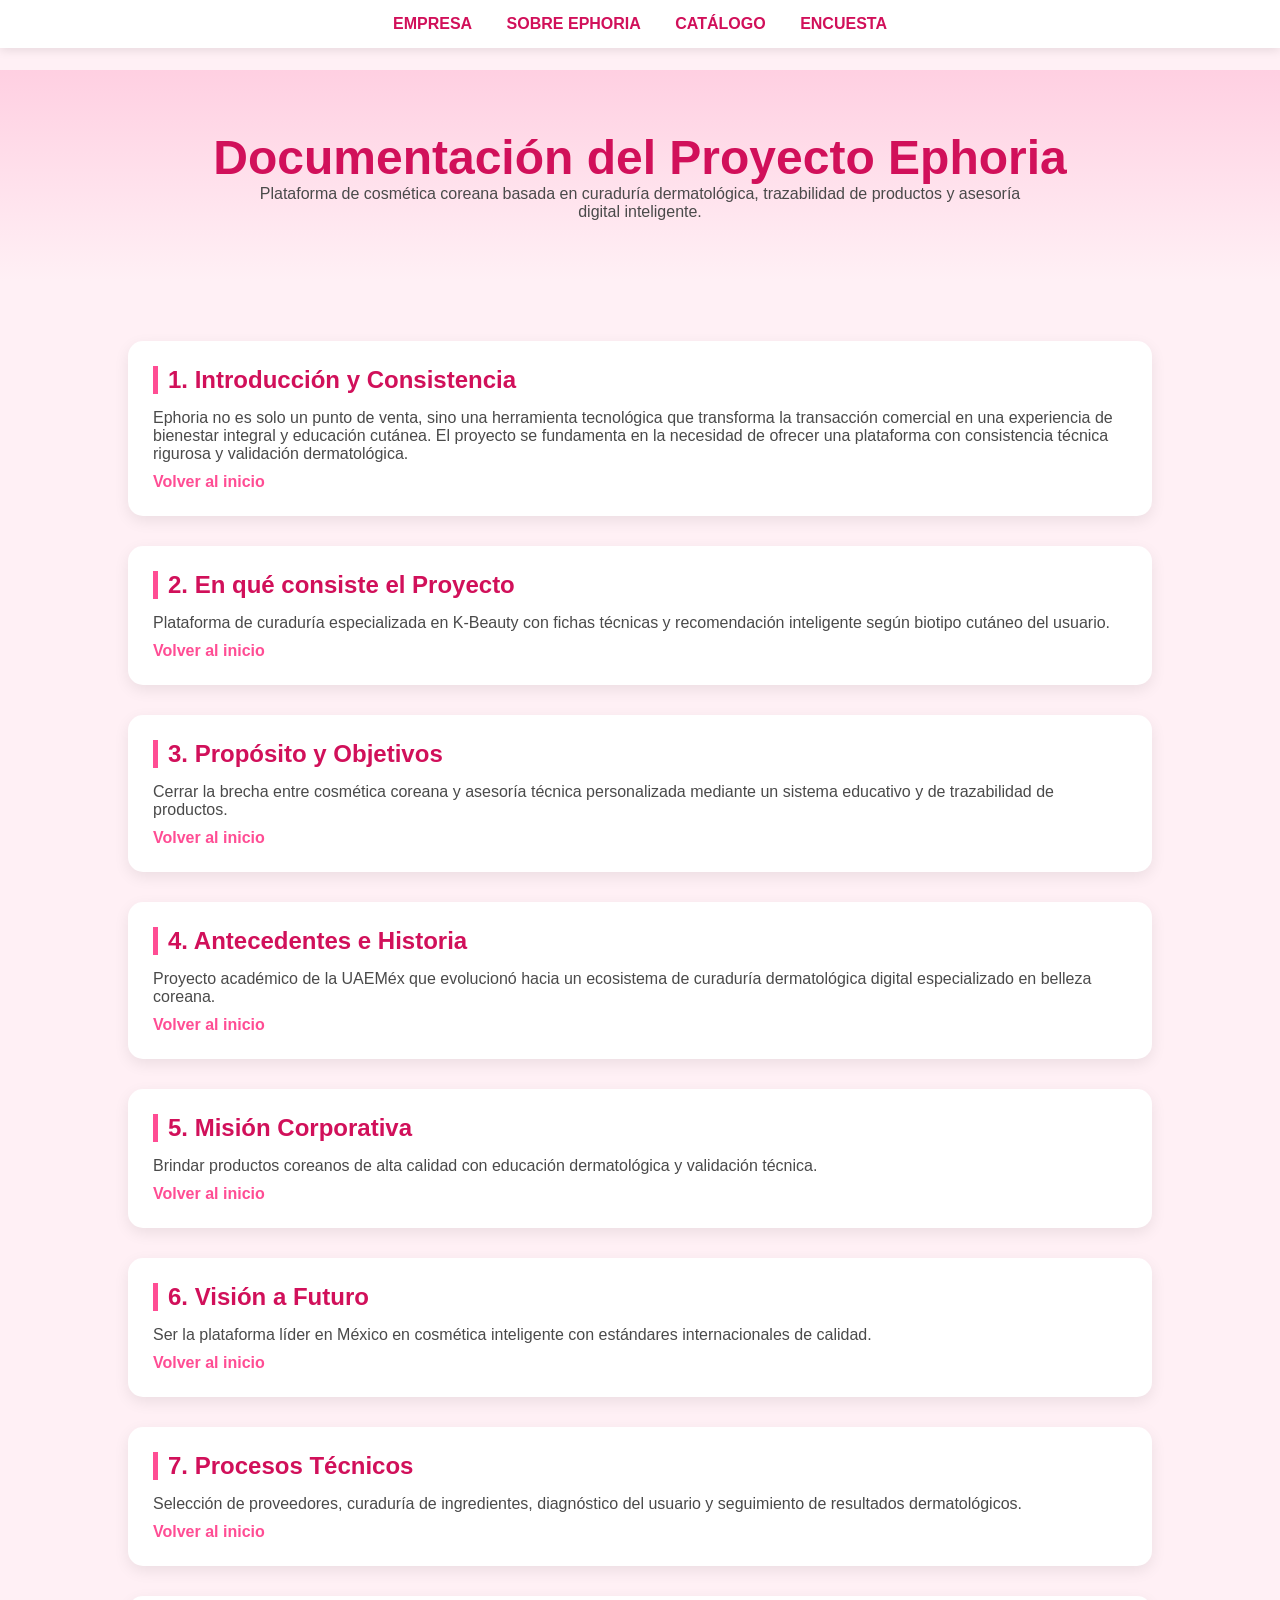
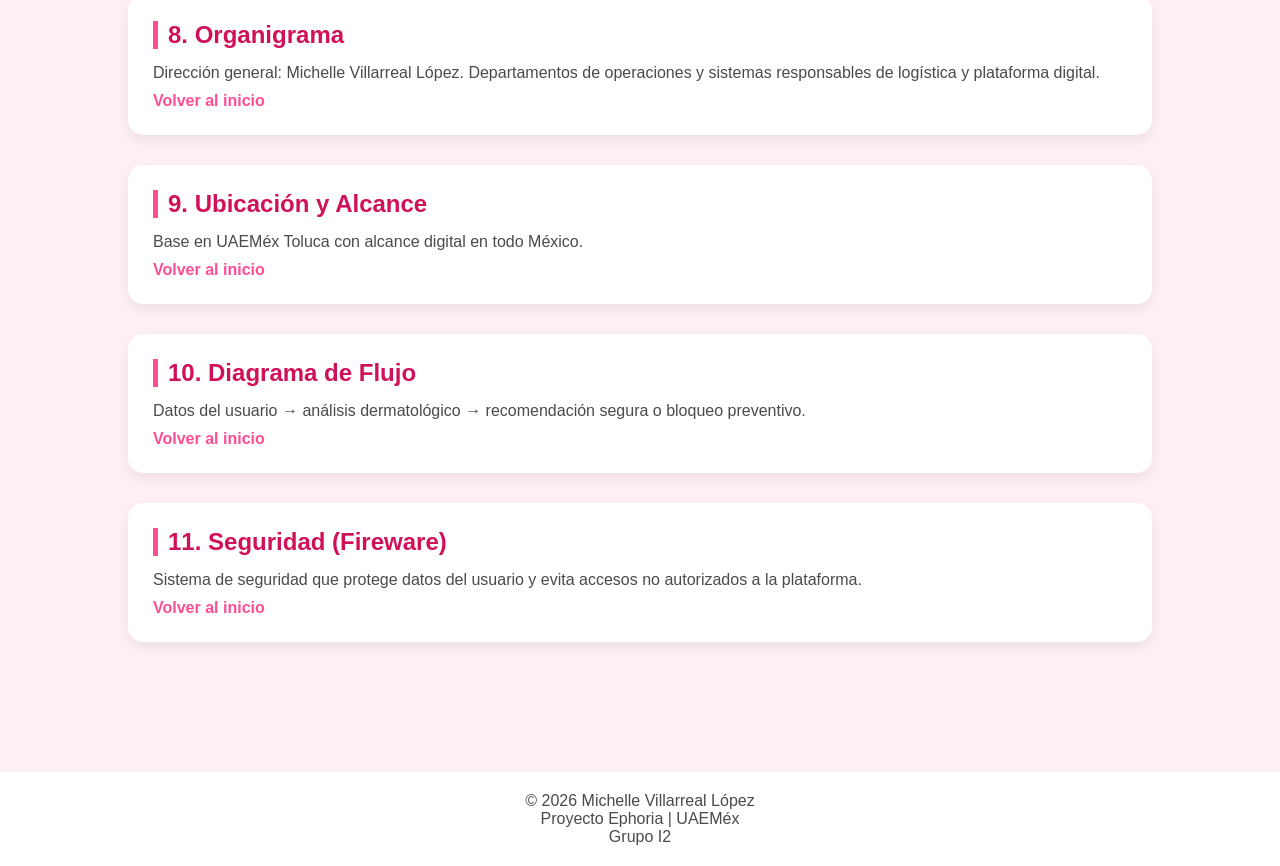
<file: paginas/somose.html>
﻿<!DOCTYPE html>
<html lang="es">
<head>
    <meta charset="UTF-8">
    <meta name="viewport" content="width=device-width, initial-scale=1.0">
    <title>Ephoria - Documentación</title>

    <style>
        :root {
            --rosa-principal: #ff4d94;
            --rosa-claro: #fff0f5;
            --rosa-acento: #d1105a;
            --texto: #4a4a4a;
        }

        * {
            margin: 0;
            padding: 0;
            box-sizing: border-box;
            font-family: 'Segoe UI', sans-serif;
        }

        body {
            background: var(--rosa-claro);
            color: var(--texto);
        }

        /* NAV */
        nav {
            background: white;
            padding: 15px;
            text-align: center;
            position: fixed;
            width: 100%;
            top: 0;
            z-index: 1000;
            box-shadow: 0 2px 10px rgba(0,0,0,0.1);
        }

            nav a {
                margin: 0 15px;
                text-decoration: none;
                color: var(--rosa-acento);
                font-weight: bold;
                text-transform: uppercase;
            }

        /* HEADER */
        header {
            margin-top: 70px;
            padding: 60px 10%;
            text-align: center;
            background: linear-gradient(rgba(255,77,148,0.2), rgba(255,240,245,0.9));
        }

            header h1 {
                font-size: 3rem;
                color: var(--rosa-acento);
            }

            header p {
                max-width: 800px;
                margin: auto;
            }

        /* SECCIONES */
        section {
            padding: 60px 10%;
        }

        .card {
            background: white;
            padding: 25px;
            border-radius: 15px;
            margin-bottom: 30px;
            box-shadow: 0 5px 15px rgba(0,0,0,0.08);
        }

        h2 {
            color: var(--rosa-acento);
            margin-bottom: 15px;
            border-left: 5px solid var(--rosa-principal);
            padding-left: 10px;
        }

        /* VOLVER */
        .volver {
            display: inline-block;
            margin-top: 10px;
            color: var(--rosa-principal);
            font-weight: bold;
            text-decoration: none;
        }

            .volver:hover {
                text-decoration: underline;
            }

        /* FOOTER */
        footer {
            background: white;
            text-align: center;
            padding: 20px;
            margin-top: 40px;
        }
    </style>

</head>

<body>

    <!-- NAV -->
    <nav>
        <a href="index.html">Empresa</a>
        <a href="video.html">Sobre Ephoria</a>
        <a href="cuadro.html">Catálogo</a>
        <a href="encuesta.html">Encuesta</a>
    </nav>

    <!-- HEADER -->
    <header id="inicio">
        <h1>Documentación del Proyecto Ephoria</h1>
        <p>
            Plataforma de cosmética coreana basada en curaduría dermatológica,
            trazabilidad de productos y asesoría digital inteligente.
        </p>
    </header>

    <!-- 1 -->
    <section>
        <div class="card" id="1">
            <h2>1. Introducción y Consistencia</h2>
            <p>
                Ephoria no es solo un punto de venta, sino una herramienta tecnológica que transforma la transacción comercial en una experiencia de bienestar integral y educación cutánea. El proyecto se fundamenta en la necesidad de ofrecer una plataforma con consistencia técnica rigurosa y validación dermatológica.
            </p>
            <a class="volver" href="#inicio">Volver al inicio</a>
        </div>

        <!-- 2 -->
        <div class="card" id="2">
            <h2>2. En qué consiste el Proyecto</h2>
            <p>
                Plataforma de curaduría especializada en K-Beauty con fichas técnicas y recomendación inteligente según biotipo cutáneo del usuario.
            </p>
            <a class="volver" href="#inicio">Volver al inicio</a>
        </div>

        <!-- 3 -->
        <div class="card" id="3">
            <h2>3. Propósito y Objetivos</h2>
            <p>
                Cerrar la brecha entre cosmética coreana y asesoría técnica personalizada mediante un sistema educativo y de trazabilidad de productos.
            </p>
            <a class="volver" href="#inicio">Volver al inicio</a>
        </div>

        <!-- 4 -->
        <div class="card" id="4">
            <h2>4. Antecedentes e Historia</h2>
            <p>
                Proyecto académico de la UAEMéx que evolucionó hacia un ecosistema de curaduría dermatológica digital especializado en belleza coreana.
            </p>
            <a class="volver" href="#inicio">Volver al inicio</a>
        </div>

        <!-- 5 -->
        <div class="card">
            <h2>5. Misión Corporativa</h2>
            <p>
                Brindar productos coreanos de alta calidad con educación dermatológica y validación técnica.
            </p>
            <a class="volver" href="#inicio">Volver al inicio</a>
        </div>

        <!-- 6 -->
        <div class="card">
            <h2>6. Visión a Futuro</h2>
            <p>
                Ser la plataforma líder en México en cosmética inteligente con estándares internacionales de calidad.
            </p>
            <a class="volver" href="#inicio">Volver al inicio</a>
        </div>

        <!-- 7 -->
        <div class="card">
            <h2>7. Procesos Técnicos</h2>
            <p>
                Selección de proveedores, curaduría de ingredientes, diagnóstico del usuario y seguimiento de resultados dermatológicos.
            </p>
            <a class="volver" href="#inicio">Volver al inicio</a>
        </div>

        <!-- 8 -->
        <div class="card">
            <h2>8. Organigrama</h2>
            <p>
                Dirección general: Michelle Villarreal López. Departamentos de operaciones y sistemas responsables de logística y plataforma digital.
            </p>
            <a class="volver" href="#inicio">Volver al inicio</a>
        </div>

        <!-- 9 -->
        <div class="card">
            <h2>9. Ubicación y Alcance</h2>
            <p>
                Base en UAEMéx Toluca con alcance digital en todo México.
            </p>
            <a class="volver" href="#inicio">Volver al inicio</a>
        </div>

        <!-- 10 -->
        <div class="card">
            <h2>10. Diagrama de Flujo</h2>
            <p>
                Datos del usuario → análisis dermatológico → recomendación segura o bloqueo preventivo.
            </p>
            <a class="volver" href="#inicio">Volver al inicio</a>
        </div>

        <!-- 11 -->
        <div class="card">
            <h2>11. Seguridad (Fireware)</h2>
            <p>
                Sistema de seguridad que protege datos del usuario y evita accesos no autorizados a la plataforma.
            </p>
            <a class="volver" href="#inicio">Volver al inicio</a>
        </div>

    </section>

    <!-- FOOTER -->
    <footer>
        <p>© 2026 Michelle Villarreal López</p>
        <p>Proyecto Ephoria | UAEMéx</p>
        <p>Grupo I2</p>
    </footer>

</body>
</html>
</file>
